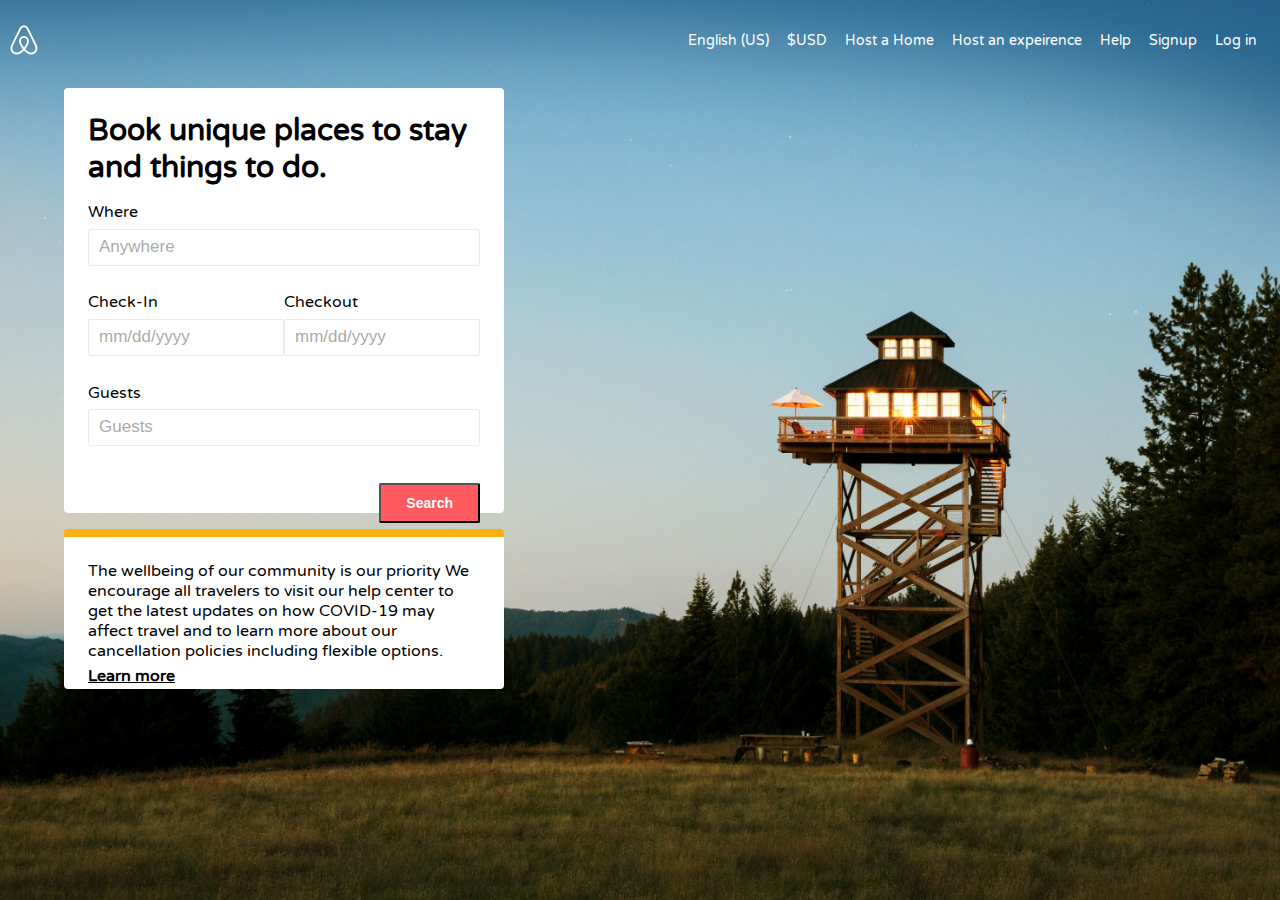
<file: index.html>
<!DOCTYPE html>
<html lang="en">

<head>
  <meta charset="UTF-8">
  <meta name="viewport" content="width=device-width, initial-scale=1.0">
  <meta http-equiv="X-UA-Compatible" content="ie=edge">
  <link rel="stylesheet" href="style.css">
  <title> Not Airbnb</title>
</head>

<body>

  <header>
    <nav>
      <div class="nav-container">
        <div class="logo">
          <svg viewBox="0 0 1000 1000" role="presentation" aria-hidden="true" focusable="false"
            style="height:2em;width:2em;display:block;fill:currentColor">
            <path
              d="m499.3 736.7c-51-64-81-120.1-91-168.1-10-39-6-70 11-93 18-27 45-40 80-40s62 13 80 40c17 23 21 54 11 93-11 49-41 105-91 168.1zm362.2 43c-7 47-39 86-83 105-85 37-169.1-22-241.1-102 119.1-149.1 141.1-265.1 90-340.2-30-43-73-64-128.1-64-111 0-172.1 94-148.1 203.1 14 59 51 126.1 110 201.1-37 41-72 70-103 88-24 13-47 21-69 23-101 15-180.1-83-144.1-184.1 5-13 15-37 32-74l1-2c55-120.1 122.1-256.1 199.1-407.2l2-5 22-42c17-31 24-45 51-62 13-8 29-12 47-12 36 0 64 21 76 38 6 9 13 21 22 36l21 41 3 6c77 151.1 144.1 287.1 199.1 407.2l1 1 20 46 12 29c9.2 23.1 11.2 46.1 8.2 70.1zm46-90.1c-7-22-19-48-34-79v-1c-71-151.1-137.1-287.1-200.1-409.2l-4-6c-45-92-77-147.1-170.1-147.1-92 0-131.1 64-171.1 147.1l-3 6c-63 122.1-129.1 258.1-200.1 409.2v2l-21 46c-8 19-12 29-13 32-51 140.1 54 263.1 181.1 263.1 1 0 5 0 10-1h14c66-8 134.1-50 203.1-125.1 69 75 137.1 117.1 203.1 125.1h14c5 1 9 1 10 1 127.1.1 232.1-123 181.1-263.1z">
            </path>
          </svg>
        </div>
        <ul class="link-container">
          <li class="nav-links">English (US)</li>
          <li class="nav-links">$USD</li>
          <li class="nav-links">Host a Home</li>
          <li class="nav-links">Host an expeirence</li>
          <li class="nav-links">Help</li>
          <li class="nav-links">Signup</li>
          <li class="nav-links">Log in</li>
        </ul>
      </div>
    </nav>
    <main class="main">
      <div class="booking-search">
        <h1 class="booking-headline">
          Book unique places to stay and things to do.
        </h1>
        <div class="form-container">
          <form action="submit" class="form" id="form">
            <label for="text">Where</label>
            <input class="inputs" type="text" placeholder="Anywhere">
            <div class="checkin-out-container">
              <div class="checkin">
                <label for="text">Check-In</label>
                <input class="inputs" type="text" placeholder="mm/dd/yyyy">
              </div>
              <div class="checkout">
                <label for="inputs">Checkout</label>
                <input class="inputs" type="text" placeholder="mm/dd/yyyy">
              </div>
            </div>
            <label for="text">Guests</label>
            <input class="inputs" type="number" placeholder="Guests">
            <button class="search-btn">Search</button>
          </form>
        </div>
      </div>
      <div class="announcement">
        <p>The wellbeing of our community is our priority
          We encourage all travelers to visit our help center to get the latest updates on how COVID-19 may affect
          travel and to learn
          more about our cancellation policies including flexible options.</p>
        <a href="https://www.airbnb.com/help/article/2701/coronavirus-information-and-extenuating-circumstances-policy">Learn
          more</a>
      </div>
    </main>
  </header>

</body>

</html>
</file>
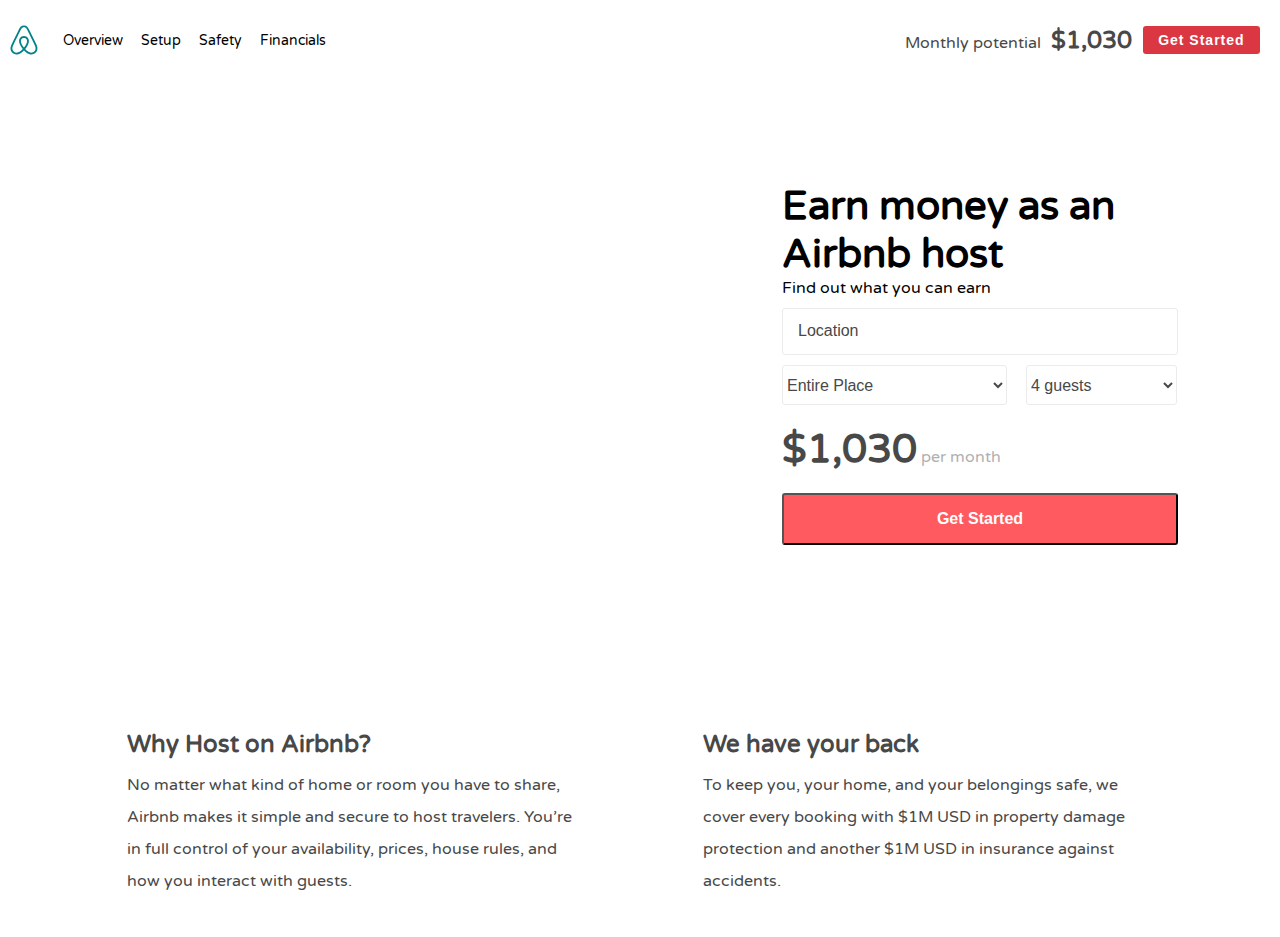
<file: host-home.html>
<!DOCTYPE html>
<html lang="en">

<head>
  <meta charset="UTF-8">
  <meta name="viewport" content="width=device-width, initial-scale=1.0">
  <meta http-equiv="X-UA-Compatible" content="ie=edge">
  <link rel="stylesheet" href="host-home-style.css">
  <title>Host Your Home</title>
</head>

<body>
  <nav>
    <div class="nav-container">
      <div class="logo">
        <a href="index.html">
          <svg viewBox="0 0 1000 1000" role="presentation" aria-hidden="true" focusable="false"
            style="height:2em;width:2em;display:block;fill:#008489">
            <path
              d="m499.3 736.7c-51-64-81-120.1-91-168.1-10-39-6-70 11-93 18-27 45-40 80-40s62 13 80 40c17 23 21 54 11 93-11 49-41 105-91 168.1zm362.2 43c-7 47-39 86-83 105-85 37-169.1-22-241.1-102 119.1-149.1 141.1-265.1 90-340.2-30-43-73-64-128.1-64-111 0-172.1 94-148.1 203.1 14 59 51 126.1 110 201.1-37 41-72 70-103 88-24 13-47 21-69 23-101 15-180.1-83-144.1-184.1 5-13 15-37 32-74l1-2c55-120.1 122.1-256.1 199.1-407.2l2-5 22-42c17-31 24-45 51-62 13-8 29-12 47-12 36 0 64 21 76 38 6 9 13 21 22 36l21 41 3 6c77 151.1 144.1 287.1 199.1 407.2l1 1 20 46 12 29c9.2 23.1 11.2 46.1 8.2 70.1zm46-90.1c-7-22-19-48-34-79v-1c-71-151.1-137.1-287.1-200.1-409.2l-4-6c-45-92-77-147.1-170.1-147.1-92 0-131.1 64-171.1 147.1l-3 6c-63 122.1-129.1 258.1-200.1 409.2v2l-21 46c-8 19-12 29-13 32-51 140.1 54 263.1 181.1 263.1 1 0 5 0 10-1h14c66-8 134.1-50 203.1-125.1 69 75 137.1 117.1 203.1 125.1h14c5 1 9 1 10 1 127.1.1 232.1-123 181.1-263.1z">
            </path>
          </svg>
        </a>
      </div>
      <ul class="link-container">
        <li class="nav-links">Overview</li>
        <li class="nav-links">Setup</li>
        <li class="nav-links">Safety</li>
        <li class="nav-links">Financials</li>
      </ul>
      <div class="income-potential">
        <p>Monthly potential<strong>$1,030</strong></p>
        <button class="header-btn btn">Get Started</button>
      </div>
    </div>
  </nav>

  <main>
    <div class="landing-main">
      <div class="signup-container">
        <h1 class="signup-headline">Earn money as an Airbnb host</h1>
        <form action="" class="signup-host-form" id="signup-host-form">
          <label for="input">Find out what you can earn</label>
          <input type="text" placeholder="Location">
          <div class="custom-select">
            <select name="place" id="rental-type">
              <option class="selected" value="Entire Place" selected>Entire Place</option>
              <option value="Private Room">Private Room</option>
              <option value="Shared Room">Shared Room</option>
            </select>
            <select name="guests" id="guests">
              <option value="1 guest">1 guest</option>
              <option value="2 guests">2 guests</option>
              <option value="3 guests">3 guests</option>
              <option class="selected" value="4 guests" selected>4 guests</option>
            </select>
          </div>
          <div class="signup-form-income">
            <p><strong>$1,030</strong> per month</p>
            <button class="btn signup-btn">Get Started</button>
        </form>
      </div>

    </div>
  </main>
  <div class="pitch-area">
    <div class="pitcharea-div">
      <h2>Why Host on Airbnb?</h2>
      <p>No matter what kind of home or room you have to share, Airbnb makes it simple and secure to host travelers.
        You’re in full control of your availability, prices, house rules, and how you interact with guests.</p>
    </div>
    <div class="pitcharea-div">
      <h2>We have your back</h2>
      <p>
        To keep you, your home, and your belongings safe, we cover every booking with $1M USD in property damage
        protection and another $1M USD in insurance against accidents.
      </p>
    </div>
  </div>
  <!-- end pitch area -->

  <!-- https://a0.muscache.com/4ea/air/v2/pictures/9d08d356-59b9-4ac4-9f41-5b9c13c2b211.jpg?t=r:w1440-h960-sfit,e:fwebp-c75&quot -->
</body>

</html>
</file>
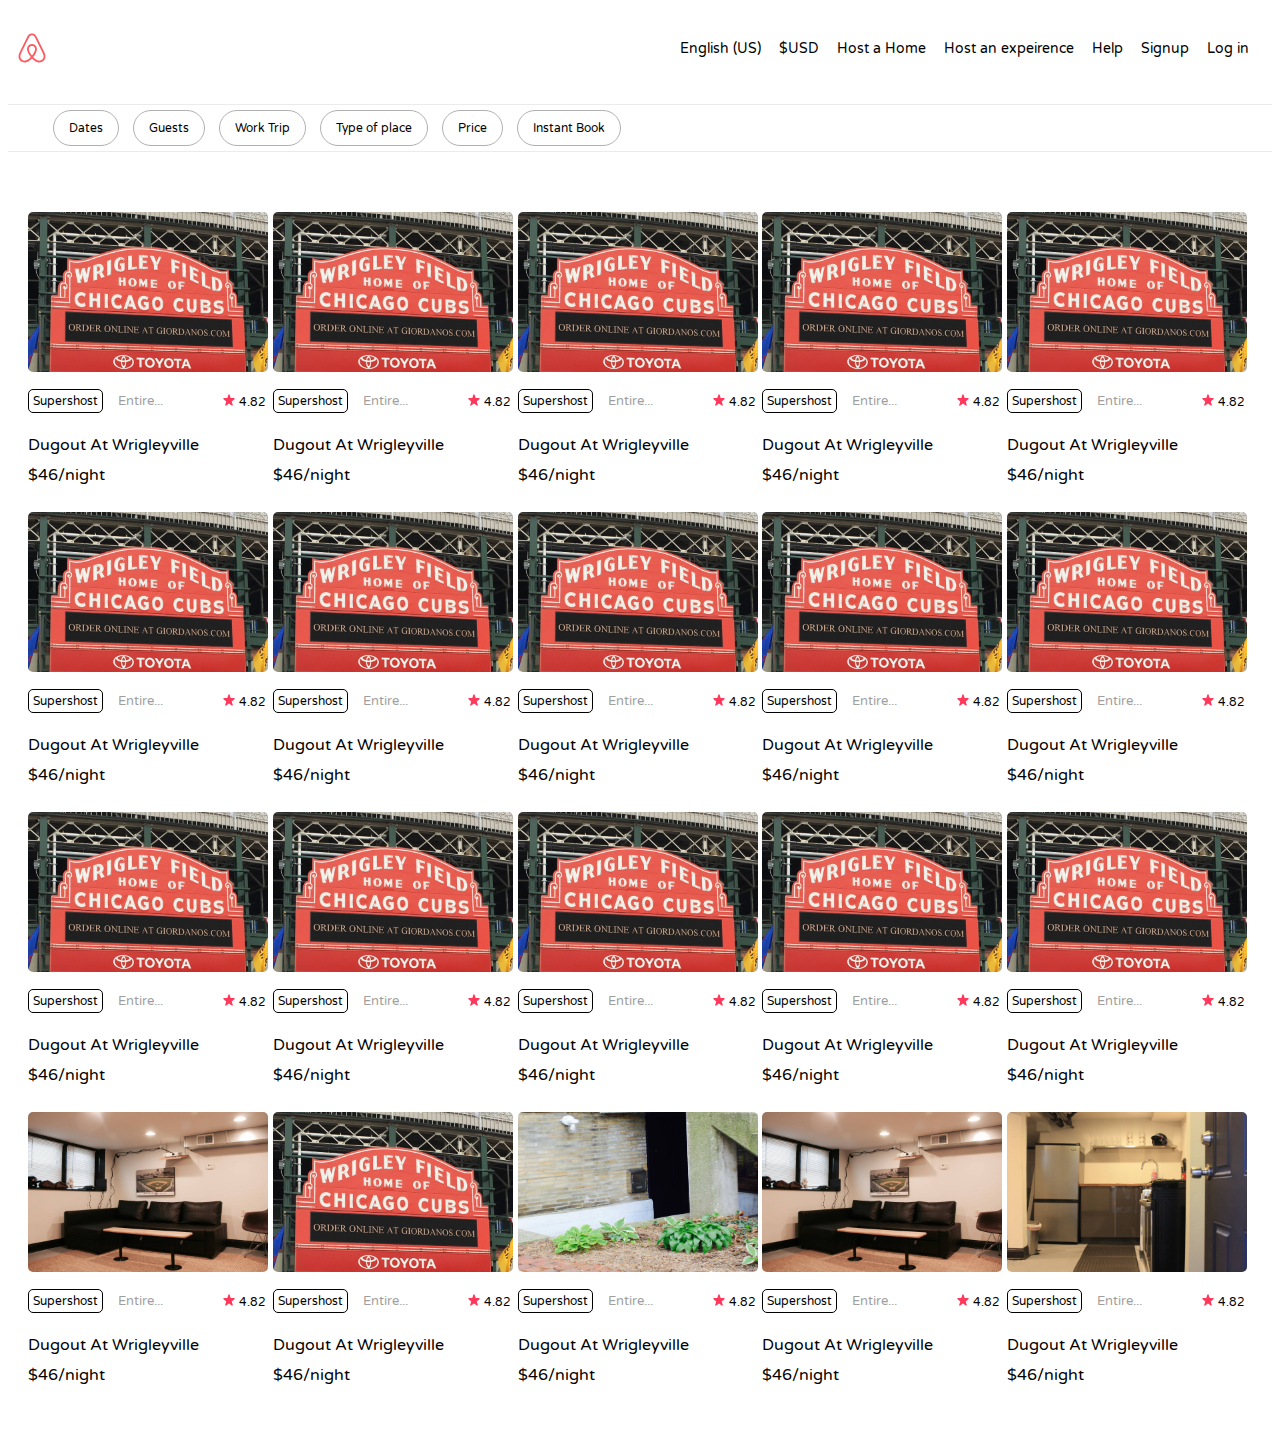
<file: results.html>
<!DOCTYPE html>
<html lang="en">

<head>
  <meta charset="UTF-8">
  <meta name="viewport" content="width=device-width, initial-scale=1.0">
  <meta http-equiv="X-UA-Compatible" content="ie=edge">
  <link rel="stylesheet" href="result-style.css">
  <title>Not Airbnb Results</title>
</head>

<body>
  <nav>
    <div class="nav-container">
      <div class="logo">
        <svg viewBox="0 0 1000 1000" role="presentation" aria-hidden="true" focusable="false"
          style="height:2em;width:2em;display:block;fill:currentColor">
          <path
            d="m499.3 736.7c-51-64-81-120.1-91-168.1-10-39-6-70 11-93 18-27 45-40 80-40s62 13 80 40c17 23 21 54 11 93-11 49-41 105-91 168.1zm362.2 43c-7 47-39 86-83 105-85 37-169.1-22-241.1-102 119.1-149.1 141.1-265.1 90-340.2-30-43-73-64-128.1-64-111 0-172.1 94-148.1 203.1 14 59 51 126.1 110 201.1-37 41-72 70-103 88-24 13-47 21-69 23-101 15-180.1-83-144.1-184.1 5-13 15-37 32-74l1-2c55-120.1 122.1-256.1 199.1-407.2l2-5 22-42c17-31 24-45 51-62 13-8 29-12 47-12 36 0 64 21 76 38 6 9 13 21 22 36l21 41 3 6c77 151.1 144.1 287.1 199.1 407.2l1 1 20 46 12 29c9.2 23.1 11.2 46.1 8.2 70.1zm46-90.1c-7-22-19-48-34-79v-1c-71-151.1-137.1-287.1-200.1-409.2l-4-6c-45-92-77-147.1-170.1-147.1-92 0-131.1 64-171.1 147.1l-3 6c-63 122.1-129.1 258.1-200.1 409.2v2l-21 46c-8 19-12 29-13 32-51 140.1 54 263.1 181.1 263.1 1 0 5 0 10-1h14c66-8 134.1-50 203.1-125.1 69 75 137.1 117.1 203.1 125.1h14c5 1 9 1 10 1 127.1.1 232.1-123 181.1-263.1z">
          </path>
        </svg>
      </div>
      <ul class="link-container">
        <li class="nav-links">English (US)</li>
        <li class="nav-links">$USD</li>
        <li class="nav-links">Host a Home</li>
        <li class="nav-links">Host an expeirence</li>
        <li class="nav-links">Help</li>
        <li class="nav-links">Signup</li>
        <li class="nav-links">Log in</li>
      </ul>
    </div>
  </nav>
  <div class="filter-links">
    <ul class="links-list">
      <li>Dates</li>
      <li>Guests</li>
      <li>Work Trip</li>
      <li>Type of place</li>
      <li>Price</li>
      <li>Instant Book</li>
    </ul>
  </div>
  <div class="results-main">
    <div class="room-card">
      <div class="room-card-tag">
        <div class="room-image">
          <img src="images/main.jpg" class="card-image" alt="">
        </div>
        <div class="tagline">
          <p>Supershost</p>
          <small>Entire...</small>
          <div class="rating">
            <svg viewBox="0 0 1000 1000" role="presentation" aria-hidden="true" focusable="false"
              style="height: 12px; width: 12px; fill: #FF385C;">
              <path
                d="M972 380c9 28 2 50-20 67L725 619l87 280c11 39-18 75-54 75-12 0-23-4-33-12L499 790 273 962a58 58 0 0 1-78-12 50 50 0 0 1-8-51l86-278L46 447c-21-17-28-39-19-67 8-24 29-40 52-40h280l87-279c7-23 28-39 52-39 25 0 47 17 54 41l87 277h280c24 0 45 16 53 40z">
              </path>
            </svg>
            <span>4.82</span>
          </div>
        </div>
        <div class="pricing">
          <p class="room-name">Dugout At Wrigleyville</p>
          <p class="price">$46/night</p>

        </div>
      </div>
    </div>
    <!-- room card end -->
    <div class="room-card">
      <div class="room-card-tag">
        <div class="room-image">
          <img src="images/main.jpg" class="card-image" alt="">
        </div>
        <div class="tagline">
          <p>Supershost</p>
          <small>Entire...</small>
          <div class="rating">
            <svg viewBox="0 0 1000 1000" role="presentation" aria-hidden="true" focusable="false"
              style="height: 12px; width: 12px; fill: #FF385C;">
              <path
                d="M972 380c9 28 2 50-20 67L725 619l87 280c11 39-18 75-54 75-12 0-23-4-33-12L499 790 273 962a58 58 0 0 1-78-12 50 50 0 0 1-8-51l86-278L46 447c-21-17-28-39-19-67 8-24 29-40 52-40h280l87-279c7-23 28-39 52-39 25 0 47 17 54 41l87 277h280c24 0 45 16 53 40z">
              </path>
            </svg>
            <span>4.82</span>
          </div>
        </div>
        <div class="pricing">
          <p class="room-name">Dugout At Wrigleyville</p>
          <p class="price">$46/night</p>

        </div>
      </div>
    </div>
    <!-- room card end -->
    <div class="room-card">
      <div class="room-card-tag">
        <div class="room-image">
          <img src="images/main.jpg" class="card-image" alt="">
        </div>
        <div class="tagline">
          <p>Supershost</p>
          <small>Entire...</small>
          <div class="rating">
            <svg viewBox="0 0 1000 1000" role="presentation" aria-hidden="true" focusable="false"
              style="height: 12px; width: 12px; fill: #FF385C;">
              <path
                d="M972 380c9 28 2 50-20 67L725 619l87 280c11 39-18 75-54 75-12 0-23-4-33-12L499 790 273 962a58 58 0 0 1-78-12 50 50 0 0 1-8-51l86-278L46 447c-21-17-28-39-19-67 8-24 29-40 52-40h280l87-279c7-23 28-39 52-39 25 0 47 17 54 41l87 277h280c24 0 45 16 53 40z">
              </path>
            </svg>
            <span>4.82</span>
          </div>
        </div>
        <div class="pricing">
          <p class="room-name">Dugout At Wrigleyville</p>
          <p class="price">$46/night</p>

        </div>
      </div>
    </div>
    <!-- room card end -->
    <div class="room-card">
      <div class="room-card-tag">
        <div class="room-image">
          <img src="images/main.jpg" class="card-image" alt="">
        </div>
        <div class="tagline">
          <p>Supershost</p>
          <small>Entire...</small>
          <div class="rating">
            <svg viewBox="0 0 1000 1000" role="presentation" aria-hidden="true" focusable="false"
              style="height: 12px; width: 12px; fill: #FF385C;">
              <path
                d="M972 380c9 28 2 50-20 67L725 619l87 280c11 39-18 75-54 75-12 0-23-4-33-12L499 790 273 962a58 58 0 0 1-78-12 50 50 0 0 1-8-51l86-278L46 447c-21-17-28-39-19-67 8-24 29-40 52-40h280l87-279c7-23 28-39 52-39 25 0 47 17 54 41l87 277h280c24 0 45 16 53 40z">
              </path>
            </svg>
            <span>4.82</span>
          </div>
        </div>
        <div class="pricing">
          <p class="room-name">Dugout At Wrigleyville</p>
          <p class="price">$46/night</p>
        </div>
      </div>
    </div>
    <!-- room card end -->
    <div class="room-card">
      <div class="room-card-tag">
        <div class="room-image">
          <img src="images/main.jpg" class="card-image" alt="">
        </div>
        <div class="tagline">
          <p>Supershost</p>
          <small>Entire...</small>
          <div class="rating">
            <svg viewBox="0 0 1000 1000" role="presentation" aria-hidden="true" focusable="false"
              style="height: 12px; width: 12px; fill: #FF385C;">
              <path
                d="M972 380c9 28 2 50-20 67L725 619l87 280c11 39-18 75-54 75-12 0-23-4-33-12L499 790 273 962a58 58 0 0 1-78-12 50 50 0 0 1-8-51l86-278L46 447c-21-17-28-39-19-67 8-24 29-40 52-40h280l87-279c7-23 28-39 52-39 25 0 47 17 54 41l87 277h280c24 0 45 16 53 40z">
              </path>
            </svg>
            <span>4.82</span>
          </div>
        </div>
        <div class="pricing">
          <p class="room-name">Dugout At Wrigleyville</p>
          <p class="price">$46/night</p>
        </div>
      </div>
    </div>
    <!-- room card end -->
    <div class="room-card">
      <div class="room-card-tag">
        <div class="room-image">
          <img src="images/main.jpg" class="card-image" alt="">
        </div>
        <div class="tagline">
          <p>Supershost</p>
          <small>Entire...</small>
          <div class="rating">
            <svg viewBox="0 0 1000 1000" role="presentation" aria-hidden="true" focusable="false"
              style="height: 12px; width: 12px; fill: #FF385C;">
              <path
                d="M972 380c9 28 2 50-20 67L725 619l87 280c11 39-18 75-54 75-12 0-23-4-33-12L499 790 273 962a58 58 0 0 1-78-12 50 50 0 0 1-8-51l86-278L46 447c-21-17-28-39-19-67 8-24 29-40 52-40h280l87-279c7-23 28-39 52-39 25 0 47 17 54 41l87 277h280c24 0 45 16 53 40z">
              </path>
            </svg>
            <span>4.82</span>
          </div>
        </div>
        <div class="pricing">
          <p class="room-name">Dugout At Wrigleyville</p>
          <p class="price">$46/night</p>
        </div>
      </div>
    </div>
    <!-- room card end -->
    <div class="room-card">
      <div class="room-card-tag">
        <div class="room-image">
          <img src="images/main.jpg" class="card-image" alt="">
        </div>
        <div class="tagline">
          <p>Supershost</p>
          <small>Entire...</small>
          <div class="rating">
            <svg viewBox="0 0 1000 1000" role="presentation" aria-hidden="true" focusable="false"
              style="height: 12px; width: 12px; fill: #FF385C;">
              <path
                d="M972 380c9 28 2 50-20 67L725 619l87 280c11 39-18 75-54 75-12 0-23-4-33-12L499 790 273 962a58 58 0 0 1-78-12 50 50 0 0 1-8-51l86-278L46 447c-21-17-28-39-19-67 8-24 29-40 52-40h280l87-279c7-23 28-39 52-39 25 0 47 17 54 41l87 277h280c24 0 45 16 53 40z">
              </path>
            </svg>
            <span>4.82</span>
          </div>
        </div>
        <div class="pricing">
          <p class="room-name">Dugout At Wrigleyville</p>
          <p class="price">$46/night</p>
        </div>
      </div>
    </div>
    <!-- room card end -->
    <div class="room-card">
      <div class="room-card-tag">
        <div class="room-image">
          <img src="images/main.jpg" class="card-image" alt="">
        </div>
        <div class="tagline">
          <p>Supershost</p>
          <small>Entire...</small>
          <div class="rating">
            <svg viewBox="0 0 1000 1000" role="presentation" aria-hidden="true" focusable="false"
              style="height: 12px; width: 12px; fill: #FF385C;">
              <path
                d="M972 380c9 28 2 50-20 67L725 619l87 280c11 39-18 75-54 75-12 0-23-4-33-12L499 790 273 962a58 58 0 0 1-78-12 50 50 0 0 1-8-51l86-278L46 447c-21-17-28-39-19-67 8-24 29-40 52-40h280l87-279c7-23 28-39 52-39 25 0 47 17 54 41l87 277h280c24 0 45 16 53 40z">
              </path>
            </svg>
            <span>4.82</span>
          </div>
        </div>
        <div class="pricing">
          <p class="room-name">Dugout At Wrigleyville</p>
          <p class="price">$46/night</p>
        </div>
      </div>
    </div>
    <!-- room card end -->
    <div class="room-card">
      <div class="room-card-tag">
        <div class="room-image">
          <img src="images/main.jpg" class="card-image" alt="">
        </div>
        <div class="tagline">
          <p>Supershost</p>
          <small>Entire...</small>
          <div class="rating">
            <svg viewBox="0 0 1000 1000" role="presentation" aria-hidden="true" focusable="false"
              style="height: 12px; width: 12px; fill: #FF385C;">
              <path
                d="M972 380c9 28 2 50-20 67L725 619l87 280c11 39-18 75-54 75-12 0-23-4-33-12L499 790 273 962a58 58 0 0 1-78-12 50 50 0 0 1-8-51l86-278L46 447c-21-17-28-39-19-67 8-24 29-40 52-40h280l87-279c7-23 28-39 52-39 25 0 47 17 54 41l87 277h280c24 0 45 16 53 40z">
              </path>
            </svg>
            <span>4.82</span>
          </div>
        </div>
        <div class="pricing">
          <p class="room-name">Dugout At Wrigleyville</p>
          <p class="price">$46/night</p>
        </div>
      </div>
    </div>
    <!-- room card end -->
    <div class="room-card">
      <div class="room-card-tag">
        <div class="room-image">
          <img src="images/main.jpg" class="card-image" alt="">
        </div>
        <div class="tagline">
          <p>Supershost</p>
          <small>Entire...</small>
          <div class="rating">
            <svg viewBox="0 0 1000 1000" role="presentation" aria-hidden="true" focusable="false"
              style="height: 12px; width: 12px; fill: #FF385C;">
              <path
                d="M972 380c9 28 2 50-20 67L725 619l87 280c11 39-18 75-54 75-12 0-23-4-33-12L499 790 273 962a58 58 0 0 1-78-12 50 50 0 0 1-8-51l86-278L46 447c-21-17-28-39-19-67 8-24 29-40 52-40h280l87-279c7-23 28-39 52-39 25 0 47 17 54 41l87 277h280c24 0 45 16 53 40z">
              </path>
            </svg>
            <span>4.82</span>
          </div>
        </div>
        <div class="pricing">
          <p class="room-name">Dugout At Wrigleyville</p>
          <p class="price">$46/night</p>
        </div>
      </div>
    </div>
    <!-- room card end -->
    <div class="room-card">
      <div class="room-card-tag">
        <div class="room-image">
          <img src="images/main.jpg" class="card-image" alt="">
        </div>
        <div class="tagline">
          <p>Supershost</p>
          <small>Entire...</small>
          <div class="rating">
            <svg viewBox="0 0 1000 1000" role="presentation" aria-hidden="true" focusable="false"
              style="height: 12px; width: 12px; fill: #FF385C;">
              <path
                d="M972 380c9 28 2 50-20 67L725 619l87 280c11 39-18 75-54 75-12 0-23-4-33-12L499 790 273 962a58 58 0 0 1-78-12 50 50 0 0 1-8-51l86-278L46 447c-21-17-28-39-19-67 8-24 29-40 52-40h280l87-279c7-23 28-39 52-39 25 0 47 17 54 41l87 277h280c24 0 45 16 53 40z">
              </path>
            </svg>
            <span>4.82</span>
          </div>
        </div>
        <div class="pricing">
          <p class="room-name">Dugout At Wrigleyville</p>
          <p class="price">$46/night</p>
        </div>
      </div>
    </div>
    <!-- room card end -->
    <div class="room-card">
      <div class="room-card-tag">
        <div class="room-image">
          <img src="images/main.jpg" class="card-image" alt="">
        </div>
        <div class="tagline">
          <p>Supershost</p>
          <small>Entire...</small>
          <div class="rating">
            <svg viewBox="0 0 1000 1000" role="presentation" aria-hidden="true" focusable="false"
              style="height: 12px; width: 12px; fill: #FF385C;">
              <path
                d="M972 380c9 28 2 50-20 67L725 619l87 280c11 39-18 75-54 75-12 0-23-4-33-12L499 790 273 962a58 58 0 0 1-78-12 50 50 0 0 1-8-51l86-278L46 447c-21-17-28-39-19-67 8-24 29-40 52-40h280l87-279c7-23 28-39 52-39 25 0 47 17 54 41l87 277h280c24 0 45 16 53 40z">
              </path>
            </svg>
            <span>4.82</span>
          </div>
        </div>
        <div class="pricing">
          <p class="room-name">Dugout At Wrigleyville</p>
          <p class="price">$46/night</p>
        </div>
      </div>
    </div>
    <!-- room card end -->
    <div class="room-card">
      <div class="room-card-tag">
        <div class="room-image">
          <img src="images/main.jpg" class="card-image" alt="">
        </div>
        <div class="tagline">
          <p>Supershost</p>
          <small>Entire...</small>
          <div class="rating">
            <svg viewBox="0 0 1000 1000" role="presentation" aria-hidden="true" focusable="false"
              style="height: 12px; width: 12px; fill: #FF385C;">
              <path
                d="M972 380c9 28 2 50-20 67L725 619l87 280c11 39-18 75-54 75-12 0-23-4-33-12L499 790 273 962a58 58 0 0 1-78-12 50 50 0 0 1-8-51l86-278L46 447c-21-17-28-39-19-67 8-24 29-40 52-40h280l87-279c7-23 28-39 52-39 25 0 47 17 54 41l87 277h280c24 0 45 16 53 40z">
              </path>
            </svg>
            <span>4.82</span>
          </div>
        </div>
        <div class="pricing">
          <p class="room-name">Dugout At Wrigleyville</p>
          <p class="price">$46/night</p>
        </div>
      </div>
    </div>
    <!-- room card end -->
    <div class="room-card">
      <div class="room-card-tag">
        <div class="room-image">
          <img src="images/main.jpg" class="card-image" alt="">
        </div>
        <div class="tagline">
          <p>Supershost</p>
          <small>Entire...</small>
          <div class="rating">
            <svg viewBox="0 0 1000 1000" role="presentation" aria-hidden="true" focusable="false"
              style="height: 12px; width: 12px; fill: #FF385C;">
              <path
                d="M972 380c9 28 2 50-20 67L725 619l87 280c11 39-18 75-54 75-12 0-23-4-33-12L499 790 273 962a58 58 0 0 1-78-12 50 50 0 0 1-8-51l86-278L46 447c-21-17-28-39-19-67 8-24 29-40 52-40h280l87-279c7-23 28-39 52-39 25 0 47 17 54 41l87 277h280c24 0 45 16 53 40z">
              </path>
            </svg>
            <span>4.82</span>
          </div>
        </div>
        <div class="pricing">
          <p class="room-name">Dugout At Wrigleyville</p>
          <p class="price">$46/night</p>
        </div>
      </div>
    </div>
    <!-- room card end -->
    <div class="room-card">
      <div class="room-card-tag">
        <div class="room-image">
          <img src="images/main.jpg" class="card-image" alt="">
        </div>
        <div class="tagline">
          <p>Supershost</p>
          <small>Entire...</small>
          <div class="rating">
            <svg viewBox="0 0 1000 1000" role="presentation" aria-hidden="true" focusable="false"
              style="height: 12px; width: 12px; fill: #FF385C;">
              <path
                d="M972 380c9 28 2 50-20 67L725 619l87 280c11 39-18 75-54 75-12 0-23-4-33-12L499 790 273 962a58 58 0 0 1-78-12 50 50 0 0 1-8-51l86-278L46 447c-21-17-28-39-19-67 8-24 29-40 52-40h280l87-279c7-23 28-39 52-39 25 0 47 17 54 41l87 277h280c24 0 45 16 53 40z">
              </path>
            </svg>
            <span>4.82</span>
          </div>
        </div>
        <div class="pricing">
          <p class="room-name">Dugout At Wrigleyville</p>
          <p class="price">$46/night</p>
        </div>
      </div>
    </div>
    <!-- room card end -->
    <div class="room-card">
      <div class="room-card-tag">
        <div class="room-image">
          <img src="images/main4.jpg" class="card-image" alt="">
        </div>
        <div class="tagline">
          <p>Supershost</p>
          <small>Entire...</small>
          <div class="rating">
            <svg viewBox="0 0 1000 1000" role="presentation" aria-hidden="true" focusable="false"
              style="height: 12px; width: 12px; fill: #FF385C;">
              <path
                d="M972 380c9 28 2 50-20 67L725 619l87 280c11 39-18 75-54 75-12 0-23-4-33-12L499 790 273 962a58 58 0 0 1-78-12 50 50 0 0 1-8-51l86-278L46 447c-21-17-28-39-19-67 8-24 29-40 52-40h280l87-279c7-23 28-39 52-39 25 0 47 17 54 41l87 277h280c24 0 45 16 53 40z">
              </path>
            </svg>
            <span>4.82</span>
          </div>
        </div>
        <div class="pricing">
          <p class="room-name">Dugout At Wrigleyville</p>
          <p class="price">$46/night</p>
        </div>
      </div>
    </div>
    <!-- room card end -->
    <div class="room-card">
      <div class="room-card-tag">
        <div class="room-image">
          <img src="images/main.jpg" class="card-image" alt="">
        </div>
        <div class="tagline">
          <p>Supershost</p>
          <small>Entire...</small>
          <div class="rating">
            <svg viewBox="0 0 1000 1000" role="presentation" aria-hidden="true" focusable="false"
              style="height: 12px; width: 12px; fill: #FF385C;">
              <path
                d="M972 380c9 28 2 50-20 67L725 619l87 280c11 39-18 75-54 75-12 0-23-4-33-12L499 790 273 962a58 58 0 0 1-78-12 50 50 0 0 1-8-51l86-278L46 447c-21-17-28-39-19-67 8-24 29-40 52-40h280l87-279c7-23 28-39 52-39 25 0 47 17 54 41l87 277h280c24 0 45 16 53 40z">
              </path>
            </svg>
            <span>4.82</span>
          </div>
        </div>
        <div class="pricing">
          <p class="room-name">Dugout At Wrigleyville</p>
          <p class="price">$46/night</p>
        </div>
      </div>
    </div>
    <!-- room card end -->
    <div class="room-card">
      <div class="room-card-tag">
        <div class="room-image">
          <img src="images/main5.jpg" class="card-image" alt="">
        </div>
        <div class="tagline">
          <p>Supershost</p>
          <small>Entire...</small>
          <div class="rating">
            <svg viewBox="0 0 1000 1000" role="presentation" aria-hidden="true" focusable="false"
              style="height: 12px; width: 12px; fill: #FF385C;">
              <path
                d="M972 380c9 28 2 50-20 67L725 619l87 280c11 39-18 75-54 75-12 0-23-4-33-12L499 790 273 962a58 58 0 0 1-78-12 50 50 0 0 1-8-51l86-278L46 447c-21-17-28-39-19-67 8-24 29-40 52-40h280l87-279c7-23 28-39 52-39 25 0 47 17 54 41l87 277h280c24 0 45 16 53 40z">
              </path>
            </svg>
            <span>4.82</span>
          </div>
        </div>
        <div class="pricing">
          <p class="room-name">Dugout At Wrigleyville</p>
          <p class="price">$46/night</p>
        </div>
      </div>
    </div>
    <!-- room card end -->
    <div class="room-card">
      <div class="room-card-tag">
        <div class="room-image">
          <img src="images/main4.jpg" class="card-image" alt="">
        </div>
        <div class="tagline">
          <p>Supershost</p>
          <small>Entire...</small>
          <div class="rating">
            <svg viewBox="0 0 1000 1000" role="presentation" aria-hidden="true" focusable="false"
              style="height: 12px; width: 12px; fill: #FF385C;">
              <path
                d="M972 380c9 28 2 50-20 67L725 619l87 280c11 39-18 75-54 75-12 0-23-4-33-12L499 790 273 962a58 58 0 0 1-78-12 50 50 0 0 1-8-51l86-278L46 447c-21-17-28-39-19-67 8-24 29-40 52-40h280l87-279c7-23 28-39 52-39 25 0 47 17 54 41l87 277h280c24 0 45 16 53 40z">
              </path>
            </svg>
            <span>4.82</span>
          </div>
        </div>
        <div class="pricing">
          <p class="room-name">Dugout At Wrigleyville</p>
          <p class="price">$46/night</p>
        </div>
      </div>
    </div>
    <!-- room card end -->
    <div class="room-card">
      <div class="room-card-tag">
        <div class="room-image">
          <img src="images/main2.jpg" class="card-image" alt="">
        </div>
        <div class="tagline">
          <p>Supershost</p>
          <small>Entire...</small>
          <div class="rating">
            <svg viewBox="0 0 1000 1000" role="presentation" aria-hidden="true" focusable="false"
              style="height: 12px; width: 12px; fill: #FF385C;">
              <path
                d="M972 380c9 28 2 50-20 67L725 619l87 280c11 39-18 75-54 75-12 0-23-4-33-12L499 790 273 962a58 58 0 0 1-78-12 50 50 0 0 1-8-51l86-278L46 447c-21-17-28-39-19-67 8-24 29-40 52-40h280l87-279c7-23 28-39 52-39 25 0 47 17 54 41l87 277h280c24 0 45 16 53 40z">
              </path>
            </svg>
            <span>4.82</span>
          </div>
        </div>
        <div class="pricing">
          <p class="room-name">Dugout At Wrigleyville</p>
          <p class="price">$46/night</p>
        </div>
      </div>
    </div>
    <!-- room card end -->

  </div>

</body>

</html>
</file>
<file: style.css>
@import url('https://fonts.googleapis.com/css?family=Varela+Round&display=swap');

* {
  padding: 0;
  margin: 0;
  box-sizing: border-box;
}

body {
  font-family: 'Varela Round', sans-serif;
  background: url(images/airbnb-bg.jpg)no-repeat center center fixed;
  background-size: cover;
  height: auto;
}

.nav-container {
  display: flex;
  align-items: center;
  justify-content: space-between;
  height: 80px;
  position: relative;
}

.logo {
  color: #fff;
  width: 2em;
  margin-left: .5em;

}

.link-container {
  color: #fff;
  flex: 2;
  position: absolute;
  right: 0;
  margin-right: 1em;

}

.nav-links {
  display: inline-block;
  padding: 1.5em .5em;
  font-size: 14px;
  border-bottom: 2px transparent #fff;

}

.nav-links:hover {
  border-bottom: 2px solid #fff;
  cursor: pointer;
}

.booking-search {
  background: #ffff;
  width: 440px;
  height: 425px;
  padding: 1.5em;
  margin-left: 4em;
  margin-top: .5em;
  border-radius: 4px;
}

.booking-headline {
  font-size: 30px;
}

.form-container {
  margin-top: 1em;
  height: 375px;
}

.form {
  height: 100%;
}

.inputs {
  display: block;
  width: 100%;
  padding: 10px;
  border-radius: 2px;
  margin: .5em 0 2em 0;
  border: 1px solid rgb(235, 235, 235);
  color: rgb(72, 72, 72);
}


.inputs::placeholder {
  font-size: 17px;
  color: rgba(131, 131, 131, .70);

}

.search-btn {
  background: #FF5A5F;
  padding: 10px 25px;
  color: #fff;
  font-size: 14px;
  border-radius: 2px;
  float: right;
  margin-top: 10px;
  font-weight: bold;
}

.checkin-out-container {
  display: flex;
}

.checkin-out-container>div {
  width: 50%;
}

.announcement {
  background: #fff;
  width: 440px;
  height: 160px;
  margin-left: 4em;
  margin-top: 1em;
  border-top: 8px solid #FFAF0F;
  padding: 24px;
  border-radius: 4px;

}

.announcement>p {
  margin-bottom: 5px;
}

.announcement a {
  color: #000000;
  font-weight: bold;
}
</file>
<file: host-home-style.css>
@import url('https://fonts.googleapis.com/css?family=Varela+Round&display=swap');

* {
  margin: 0;
  padding: 0;
  box-sizing: border-box;
}

body {
  font-family: 'Varela Round', sans-serif;
}

.nav-container {
  display: flex;
  align-items: center;
  height: 80px;

}

.logo {
  color: #008489;
  width: 2em;
  margin-left: .5em;

}

.link-container {
  color: #000;
  margin-left: 16px;
  padding: 0;
  position: relative;
}

.income-potential {
  display: flex;
  align-items: center;
  justify-content: space-around;
  position: absolute;
  right: 0;
  width: 375px;
  padding: 10px 20px 10px 0px;
}

.income-potential p {
  margin-right: 10px;
  color: #484848;
}

.btn {
  background: #ff5a5f;
  color: #fff;
  font-size: 16px;
  border-radius: 3px;
}

.header-btn {
  font-size: 14px;
  padding: 6px 15px;
  background: #db3742;
  border: none;
  letter-spacing: 1px;
  font-weight: 600;
}


.income-potential strong {
  font-size: 24px;
  margin-left: 10px;
}

.nav-links {
  display: inline-block;
  padding: 1.5em .5em;
  font-size: 14px;
  border-bottom: 2px transparent #fff;

}

.nav-links:hover {
  border-bottom: 2px solid #000000;
  cursor: pointer;
}

.links-list {
  border-top: 1px solid #ebebeb;
  border-bottom: 1px solid #ebebeb;
}

.links-list li {
  list-style-type: none;
  display: inline-block;
  border: 1px solid #b0b0b0;
  padding: 10px 15px;
  font-size: 12px;
  border-radius: 30px;
  margin: 5px;
}

/* main landing area */

.landing-main {
  background-image: url('https://a0.muscache.com/4ea/air/v2/pictures/9d08d356-59b9-4ac4-9f41-5b9c13c2b211.jpg?t=r:w1440-h960-sfit,e:fwebp-c75&quot');
  height: 600px;
  display: flex;
  justify-content: flex-end;
  background-size: cover;
}



.signup-container {
  background-color: #fff;
  height: 440px;
  width: 460px;
  margin: 70px 70px 0 0;
  padding: 32px;
}

.signup-headline {
  font-size: 40px;
}

.signup-host-form {
  height: 280px;
}

.signup-host-form label {
  display: block;
}

.signup-host-form>input {
  display: block;
  width: 100%;
  padding: 15px;
  border: 1px solid #ebebeb;
  border-radius: 3px;
  margin: 10px 0;
}

.signup-host-form>input::placeholder {
  font-size: 16px;
  color: #484848;
}

.custom-select>select {
  background-color: #ffffff;
  border: 1px solid #ebebeb;
  border-radius: 3px;
  height: 40px;
}

#rental-type {
  width: 225px;
  margin-right: 15px;
}

#guests {
  width: 151px;
}

select,
select option {
  color: #484848;
  font-size: 16px;
}

.signup-form-income {
  margin-top: 20px;
}

.signup-form-income p {
  color: #b0b0b0;
}

.signup-form-income strong {
  font-size: 40px;
  color: #484848;
}

.signup-btn {
  margin-top: 20px;
  width: 100%;
  font-weight: bold;
  padding: 15px 0;
}

.pitch-area {
  display: flex;
  margin-top: 50px;
  justify-content: space-evenly;
}

.pitcharea-div {
  width: 450px;
  margin-bottom: 40px;
}

.pitcharea-div h2 {
  color: #484848;
}

.pitcharea-div p {
  color: #484848;
  line-height: 2.0;
  margin-top: 10px;

}
</file>
<file: result-style.css>
@import url('https://fonts.googleapis.com/css?family=Varela+Round&display=swap');

body {
  font-family: 'Varela Round', sans-serif;
}

.nav-container {
  display: flex;
  align-items: center;
  justify-content: space-between;
  height: 80px;
  position: relative;
}

.logo {
  color: #FF5A5F;
  width: 2em;
  margin-left: .5em;

}

.link-container {
  color: #000;
  flex: 2;
  position: absolute;
  right: 0;
  margin-right: 1em;

}

.nav-links {
  display: inline-block;
  padding: 1.5em .5em;
  font-size: 14px;
  border-bottom: 2px transparent #fff;

}

.nav-links:hover {
  border-bottom: 2px solid #000000;
  cursor: pointer;
}

.links-list {
  border-top: 1px solid #ebebeb;
  border-bottom: 1px solid #ebebeb;
}

.links-list li {
  list-style-type: none;
  display: inline-block;
  border: 1px solid #b0b0b0;
  padding: 10px 15px;
  font-size: 12px;
  border-radius: 30px;
  margin: 5px;
}

.results-main {
  display: grid;
  grid-template-columns: repeat(5, 1fr);
  grid-template-rows: repeat(4, 300px);
  height: auto;
  margin-top: 40px;
  padding: 20px;
}

.room-card {
  width: 240px;
  height: 275px;
  /* border: 1px solid red; */
}

.card-image {
  width: 240px;
  height: 160px;
  border-radius: 5px;
}

.tagline {
  display: flex;
  align-items: center;
}

.tagline p {
  margin-right: 15px;
  font-size: 12px;
  border: .5px solid #000;
  border-radius: 5px;
  padding: 4px;
}

.tagline small {
  color: #9f9f9f;
  margin-right: 15px;

}

.rating {
  margin-left: 45px;
}

.rating span {
  font-size: 12px;
}


/* .tagline {
  display: flex;
  position: relative;
}

.tagline p {
  border: .5px solid #000;
  border-radius: 5px;
  padding: 4px;
  font-weight: bold;
  margin-top: 10px;
  margin: 10px 0px 0px 0px;
}

.tagline small {
  align-self: center;
  margin: 13px 0px 0px 15px;
  color: #9f9f9f;

} */

/* .rating-box {
  position: absolute;
  width: 60px;
  top: 16px;
  right: 0;
} */

.rating-box span {
  color: #9f9f9f;
  font-size: 14px;
}

.room-name {
  margin: 10px 0px;
}

.price {
  margin: 5px 0px 10px 0px;
}

/* .pricing>p {
  margin: 0;
} */
</file>
